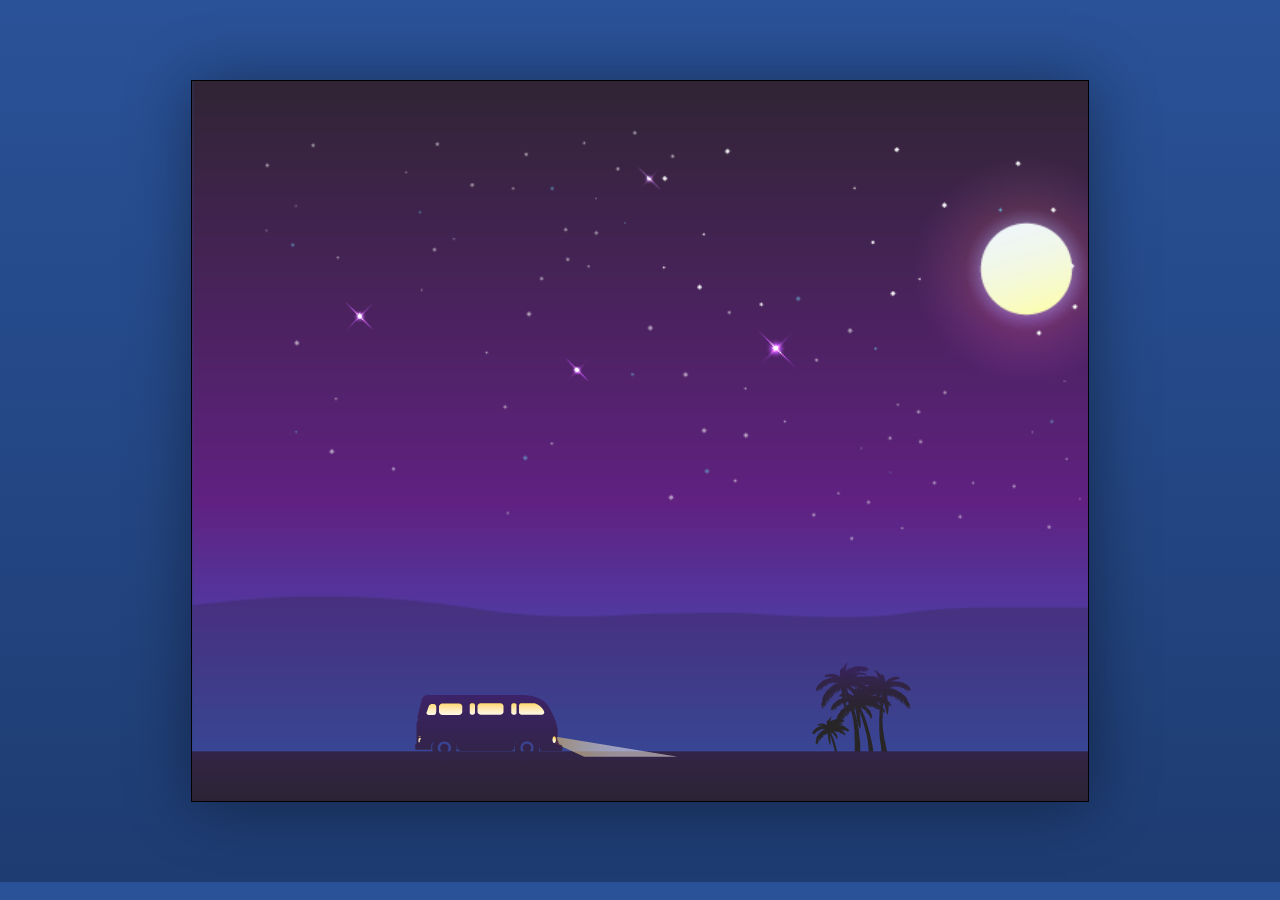
<file: Project_1/Index.html>
<!DOCTYPE html>
<html lang="en">
<head>
    <meta charset="UTF-8">
    <meta http-equiv="X-UA-Compatible" content="IE=edge">
    <meta name="viewport" content="width=device-width, initial-scale=1.0">
    <link rel="stylesheet" href="Style.css">
    <title>Document</title>
</head>
<body>
    <div class="night">
        <div class="surface"></div>
        <div class="car">
            <img src="./assets/Img_06.png" alt="">
        </div>
    </div>
</body>
</html>
</file>
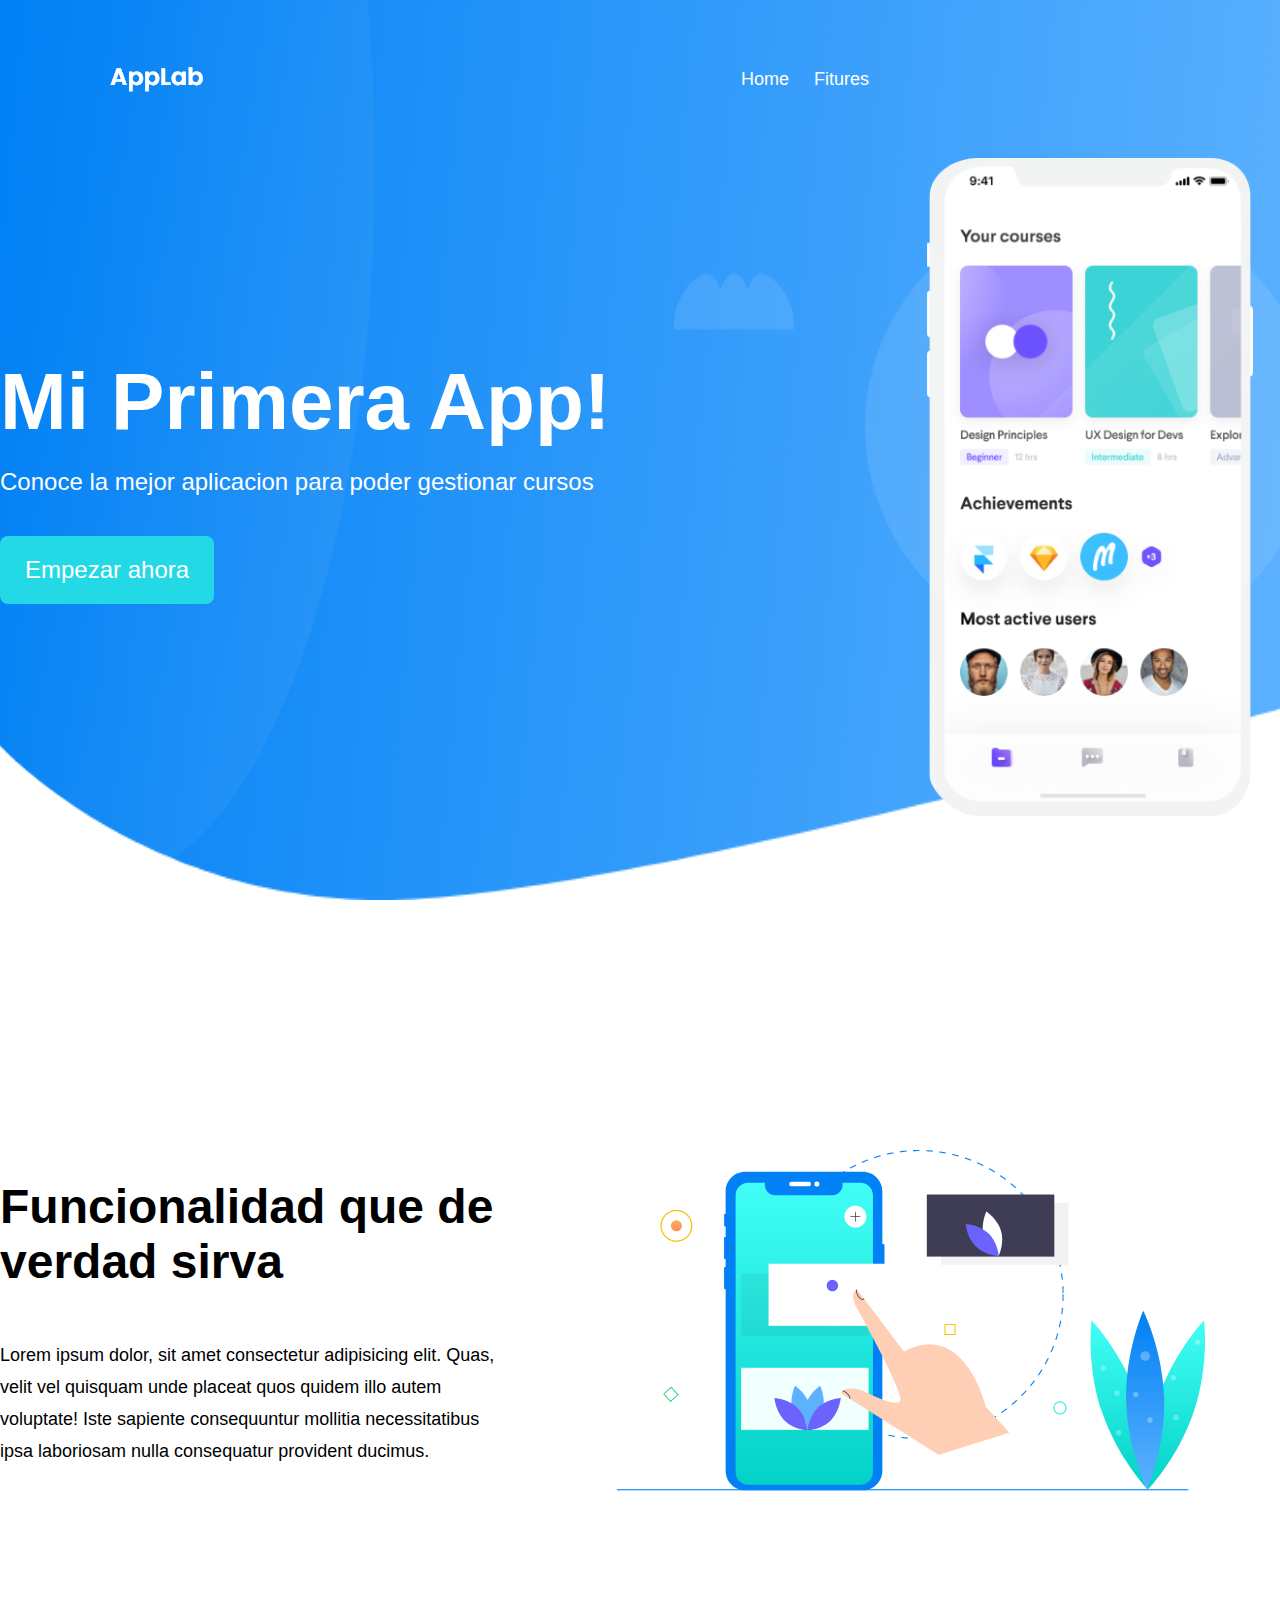
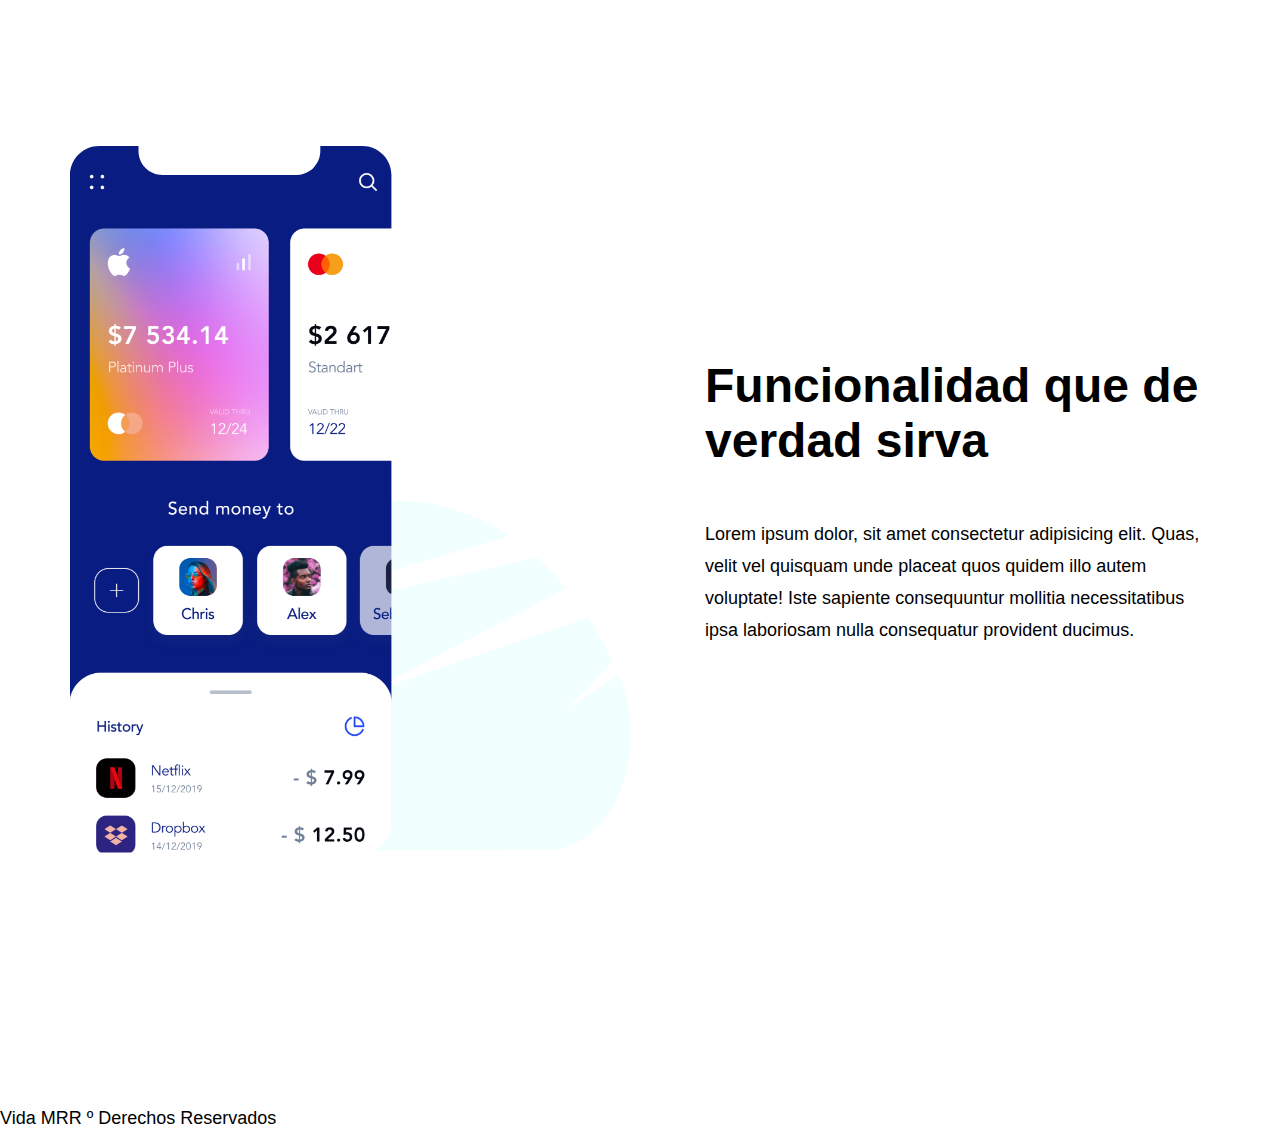
<file: Project_2/index.html>
<!DOCTYPE html>
<html lang="es">
<head>
    <meta charset="UTF-8">
    <meta name="viewport" content="width=device-width, initial-scale=1.0">
    <title>Mi App</title>
    <!-- stylesheet es de tipo css -->
    <link rel="stylesheet" href="css/main.css">
</head>
<body>
    <!-- div (capa general) es lo mas usado, determina la estructura -->
    <!-- el id sirve para referenciar en css -->
    <div id="main-container">
        <!-- header es para seccionar el logo, nombre -->
        <header>
            <div id="menu">
                <!-- ul es unordered list -->
                <ul>
                    <!-- li es line item -->
                    <!-- a es etiqueta para link -->
                    <li id="logo">
                        <a href="#">
                            <img src="./img/logo.png" alt="">
                        </a>
                    </li>
                    <li><a href="#features">Home</a></li>
                    <li><a href="#contact">Fitures</a></li>
                </ul>
            
            </div>
            <main>
                <!-- class es como id pero el nombre se puede usar -->
                <div class="text">
                    <h1>Mi Primera App!</h1>
                    <p>
                        Conoce la mejor aplicacion para poder gestionar cursos
                    </p>
                    <p>
                        <button>Empezar ahora</button>
                    </p>
                </div>
                <div class="image">
                    <img src="./img/phone.png" width="450">
                </div>
                
            </main>
        </header>
        <div class="section" id="features">
            <div class="layout layout-left">
                <div class="text">
                    <h3>Funcionalidad que de verdad sirva</h3>
                    <p>Lorem ipsum dolor, sit amet consectetur adipisicing elit. Quas, velit vel quisquam unde placeat quos quidem illo autem voluptate! Iste sapiente consequuntur mollitia necessitatibus ipsa laboriosam nulla consequatur provident ducimus.</p>
                </div>
                <div class="image">
                    <img src="./img/draw.png" alt="">
                </div>
            </div>
            <div class="layout layout-rigth">
                <div class="image">
                    <img src="./img/mobile_screen.png" alt="">
                </div>
                <div class="text">
                    <h3>Funcionalidad que de verdad sirva</h3>
                    <p>Lorem ipsum dolor, sit amet consectetur adipisicing elit. Quas, velit vel quisquam unde placeat quos quidem illo autem voluptate! Iste sapiente consequuntur mollitia necessitatibus ipsa laboriosam nulla consequatur provident ducimus.</p>
                </div>
                
            </div>
        </div>
        <div class="section" id="contact">

        </div>
        <foote>
            Vida MRR º Derechos Reservados
        </footer>
        
    </div>
    
        
</body>
</html>
</file>
<file: Project_1/Style.css>
body{
    margin: 0;
    background-image: linear-gradient(to top, #1e3c72 0%, #1e3c72 1%, #2a5298 100%);
    overflow: hidden;
}
.night{
    height: 80vh;
    width: 70vw;
    border: 1px solid black;
    margin: 5rem auto;
    background: url(./assets/Img_1.png);
    background-size: cover;
    position: relative;
    box-shadow: 1px 2px 60px rgba(0, 0, 0, 0.4);
    overflow-x: hidden ;
}
.surface{
    height: 140px;
    width: 500%;
    background: url(./assets/Img_02.png);
    display: block;
    position: absolute;
    bottom: 0%;
    left: 0%;
    background-repeat: repeat-x;
    animation: moveRight 6s linear infinite ;
}
.car{
    position: absolute;
    bottom: 5%;
    left: 24%;
}
@keyframes moveRight{
    100%{transform: translateX(-2950px);}
}
</file>
<file: Project_2/css/main.css>
/* CSS es de estilos */
/* * es para estilos generales */
*{
    /* padding espacio interior en cada elemento */

    padding: 0;
    /* margin espagio esterior en cada elemento */
    margin: 0;
    /* para guiarnos border: solid 1px #000000;*/
    /* border: solid 1px #000000; */
}
/* sin numeral aplica a todos los que tengan ese nombre */
body{
    font-family: Arial, Helvetica, sans-serif;
    font-size: 18px;
}
/* con numeral solo aplica para el que tenga el id con ese nombre */
header{
    background-image: url(../img/bradcam.png);
    background-repeat: no-repeat;
    background-size: 100% 100%;
    /* vh permite al view port al nivel de altura */
    height: 100vh;
    color: white;
}
#main-container header #menu{
    padding: 50px 0;

}
header #menu ul{
    margin: 0;
    padding: 0;
}
header #menu ul li{
    display: inline-block;
    padding: 10px;
    vertical-align: middle;

}
header #menu ul li a{
    color: white;
    text-decoration: none;
}
header #menu ul li a:hover{
    color: black;
    text-decoration: underline;
}
header #menu ul #logo{
    margin-right: 40%;
    margin-left: 100px;
}
/* ******************** */
/* y para clase en con punto . */
/*  */
#main-container header main{
    margin: 0 auto;
    width:  1400px;
}
#main-container header main div{
    display: inline-block;
    vertical-align: middle;
}
#main-container header .text h1{
    font-size: 80px;
}
#main-container header main .text p{
    font-size: 24px;
    padding:20px 0;
}
button{
    background-color: #24d9e6;
    border: 0;
    border-radius: 8px;
    cursor: pointer;
    color: white;
    font-size: 24px;
    padding: 20px 25px;
    margin: 40 px 0;
}
button:hover{
    background-color: #1429b9;
}
#main-container header main .image{
    text-align: right;
    width: 700px;

}

/* ++++++++++++++++ */
.layout{
    width: 1280px;
    margin: 250px auto;
}
.layout div{
    display: inline-block;
    vertical-align:middle;
}
.layout h3{
    font-size: 48px;
    padding: 25px 0;
}
.layout p{
    padding: 25px 0;
    line-height: 32px;
}
.layout-left .text{
    width: 500px;
}
.layout-left .image {
    width: 700px;
    text-align: right;
}
.layout-rigth .text{
    width: 500px;
}
.layout-rigth .image {
    width: 700px;
    text-align: center;
}
footer{
    background-color: black;
    padding: 150px 20px;
    color: white;
    text-align: center;
}
</file>
